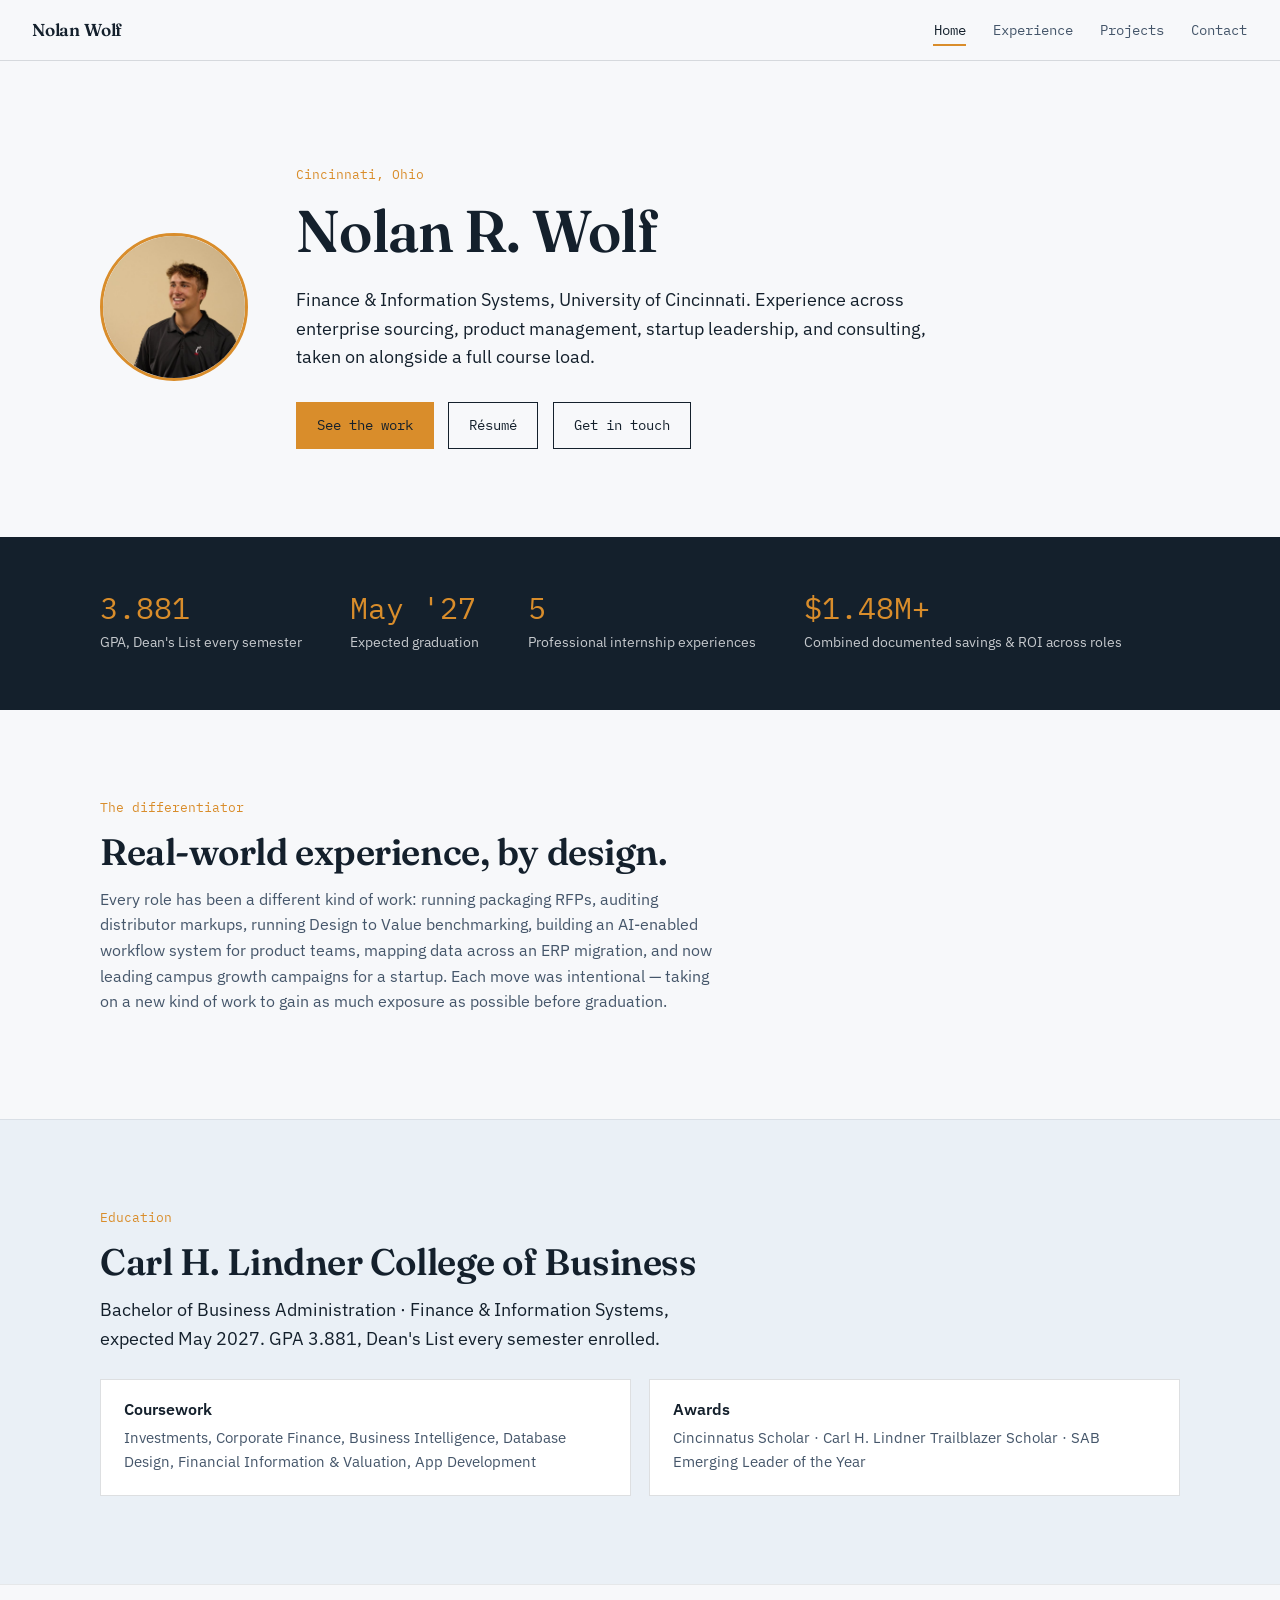
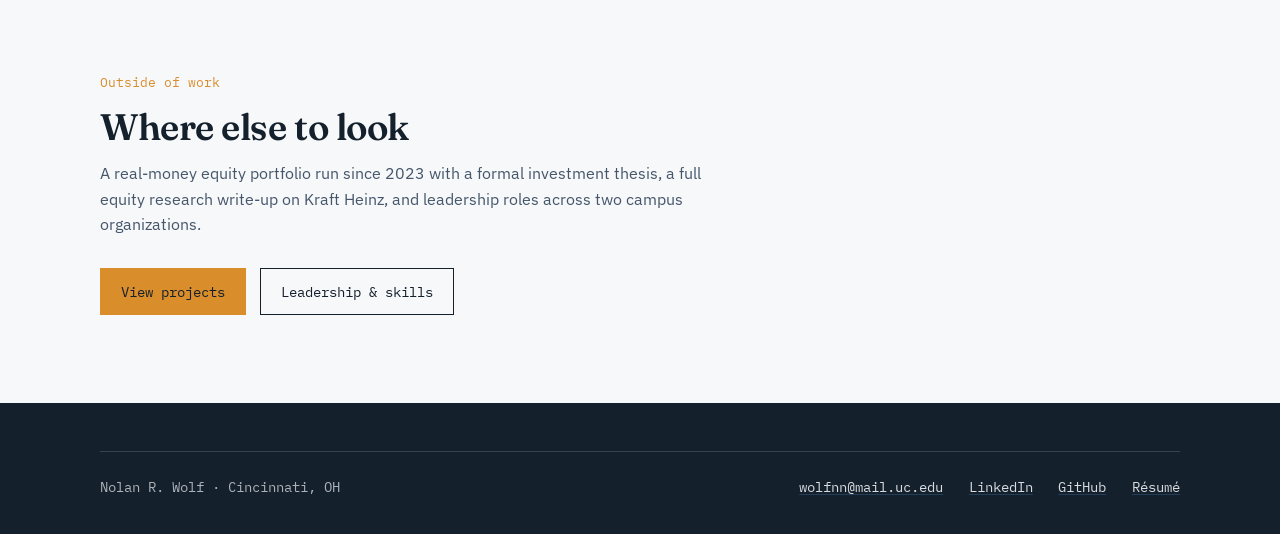
<file: index.html>
<!DOCTYPE html>
<html lang="en">
<head>
<meta charset="UTF-8">
<meta name="viewport" content="width=device-width, initial-scale=1.0">
<title>Nolan Wolf · Finance &amp; Information Systems</title>
<meta name="description" content="Nolan R. Wolf · Finance &amp; Information Systems, University of Cincinnati. Sourcing, product, and data work across a Fortune 25 company.">
<link rel="preconnect" href="https://fonts.googleapis.com">
<link rel="preconnect" href="https://fonts.gstatic.com" crossorigin>
<link href="https://fonts.googleapis.com/css2?family=Fraunces:opsz,wght@9..144,400;9..144,600;9..144,700&family=IBM+Plex+Sans:wght@400;500;600&family=IBM+Plex+Mono:wght@400;500&display=swap" rel="stylesheet">
<link rel="stylesheet" href="styles.css">
</head>
<body>

<a class="skip-link" href="#main">Skip to content</a>

<nav class="topnav">
  <a class="wordmark" href="index.html">Nolan Wolf</a>
  <button class="nav-toggle" aria-expanded="false" aria-label="Toggle navigation">Menu</button>
  <ul>
    <li><a class="navlink current" href="index.html">Home</a></li>
    <li><a class="navlink" href="experience.html">Experience</a></li>
    <li><a class="navlink" href="projects.html">Projects</a></li>
    <li><a class="navlink" href="contact.html">Contact</a></li>
  </ul>
</nav>

<main id="main">

  <section class="band">
    <div class="wrap">
      <div class="hero">
        <img class="hero-photo" src="headshot.jpg" alt="Portrait of Nolan Wolf">
        <div class="hero-text">
          <span class="eyebrow">Cincinnati, Ohio</span>
          <h1>Nolan R. Wolf</h1>
          <p class="lede">Finance &amp; Information Systems, University of Cincinnati. Experience across enterprise sourcing, product management, startup leadership, and consulting, taken on alongside a full course load.</p>
          <div class="cta-row">
            <a class="btn solid" href="experience.html">See the work</a>
            <a class="btn" href="resume.pdf" target="_blank" rel="noopener">Résumé</a>
            <a class="btn" href="contact.html">Get in touch</a>
          </div>
        </div>
      </div>
    </div>
  </section>

  <section class="band dark tight">
    <div class="wrap">
      <div class="stat-strip">
        <div class="stat"><span class="num">3.881</span><span class="label">GPA, Dean's List every semester</span></div>
        <div class="stat"><span class="num">May '27</span><span class="label">Expected graduation</span></div>
        <div class="stat"><span class="num">5</span><span class="label">Professional internship experiences</span></div>
        <div class="stat"><span class="num">$1.48M+</span><span class="label">Combined documented savings &amp; ROI across roles</span></div>
      </div>
    </div>
  </section>

  <section class="band">
    <div class="wrap">
      <span class="eyebrow">The differentiator</span>
      <h2>Real-world experience, by design.</h2>
      <p>Every role has been a different kind of work: running packaging RFPs, auditing distributor markups, running Design to Value benchmarking, building an AI-enabled workflow system for product teams, mapping data across an ERP migration, and now leading campus growth campaigns for a startup. Each move was intentional &mdash; taking on a new kind of work to gain as much exposure as possible before graduation.</p>
    </div>
  </section>

  <section class="band tint">
    <div class="wrap">
      <span class="eyebrow">Education</span>
      <h2>Carl H. Lindner College of Business</h2>
      <p class="lede">Bachelor of Business Administration &middot; Finance &amp; Information Systems, expected May 2027. GPA 3.881, Dean's List every semester enrolled.</p>
      <div class="card-grid">
        <div class="card">
          <h4>Coursework</h4>
          <p>Investments, Corporate Finance, Business Intelligence, Database Design, Financial Information &amp; Valuation, App Development</p>
        </div>
        <div class="card">
          <h4>Awards</h4>
          <p>Cincinnatus Scholar &middot; Carl H. Lindner Trailblazer Scholar &middot; SAB Emerging Leader of the Year</p>
        </div>
      </div>
    </div>
  </section>

  <section class="band">
    <div class="wrap">
      <span class="eyebrow">Outside of work</span>
      <h2>Where else to look</h2>
      <p>A real-money equity portfolio run since 2023 with a formal investment thesis, a full equity research write-up on Kraft Heinz, and leadership roles across two campus organizations.</p>
      <div class="cta-row">
        <a class="btn solid" href="projects.html">View projects</a>
        <a class="btn" href="experience.html#leadership">Leadership &amp; skills</a>
      </div>
    </div>
  </section>

</main>

<footer class="site-footer">
  <div class="wrap">
    <span>Nolan R. Wolf &middot; Cincinnati, OH</span>
    <span class="foot-links">
      <a href="mailto:wolfnn@mail.uc.edu">wolfnn@mail.uc.edu</a>
      <a href="https://www.linkedin.com/in/nolanwolf" target="_blank" rel="noopener">LinkedIn</a>
      <a href="https://github.com/Nolan-Wolf" target="_blank" rel="noopener">GitHub</a>
      <a href="resume.pdf" target="_blank" rel="noopener">Résumé</a>
    </span>
  </div>
</footer>

<script src="main.js"></script>
</body>
</html>
</file>
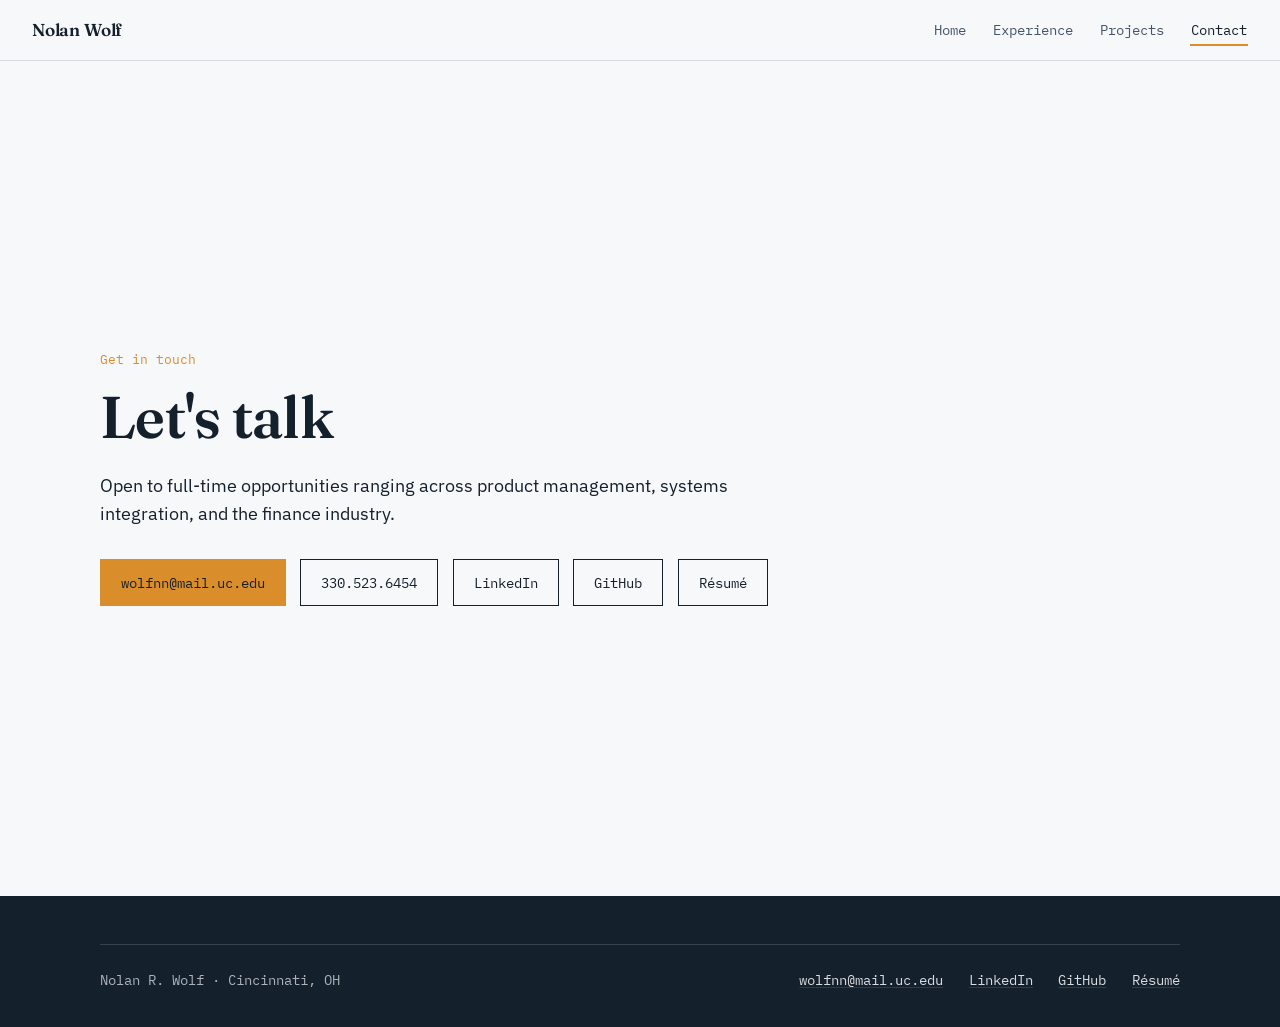
<file: contact.html>
<!DOCTYPE html>
<html lang="en">
<head>
<meta charset="UTF-8">
<meta name="viewport" content="width=device-width, initial-scale=1.0">
<title>Contact · Nolan Wolf</title>
<meta name="description" content="Get in touch with Nolan Wolf — open to full-time opportunities in product management, systems integration, and finance.">
<link rel="preconnect" href="https://fonts.googleapis.com">
<link rel="preconnect" href="https://fonts.gstatic.com" crossorigin>
<link href="https://fonts.googleapis.com/css2?family=Fraunces:opsz,wght@9..144,400;9..144,600;9..144,700&family=IBM+Plex+Sans:wght@400;500;600&family=IBM+Plex+Mono:wght@400;500&display=swap" rel="stylesheet">
<link rel="stylesheet" href="styles.css">
</head>
<body>

<a class="skip-link" href="#main">Skip to content</a>

<nav class="topnav">
  <a class="wordmark" href="index.html">Nolan Wolf</a>
  <button class="nav-toggle" aria-expanded="false" aria-label="Toggle navigation">Menu</button>
  <ul>
    <li><a class="navlink" href="index.html">Home</a></li>
    <li><a class="navlink" href="experience.html">Experience</a></li>
    <li><a class="navlink" href="projects.html">Projects</a></li>
    <li><a class="navlink current" href="contact.html">Contact</a></li>
  </ul>
</nav>

<main id="main">

  <section class="band" style="min-height:calc(100vh - 65px); display:flex; align-items:center;">
    <div class="wrap">
      <span class="eyebrow">Get in touch</span>
      <h1>Let's talk</h1>
      <p class="lede">Open to full-time opportunities ranging across product management, systems integration, and the finance industry.</p>
      <div class="cta-row">
        <a class="btn solid" href="mailto:wolfnn@mail.uc.edu">wolfnn@mail.uc.edu</a>
        <a class="btn" href="tel:+13305236454">330.523.6454</a>
        <a class="btn" href="https://www.linkedin.com/in/nolanwolf" target="_blank" rel="noopener">LinkedIn</a>
        <a class="btn" href="https://github.com/Nolan-Wolf" target="_blank" rel="noopener">GitHub</a>
        <a class="btn" href="resume.pdf" target="_blank" rel="noopener">Résumé</a>
      </div>
    </div>
  </section>

</main>

<footer class="site-footer">
  <div class="wrap">
    <span>Nolan R. Wolf &middot; Cincinnati, OH</span>
    <span class="foot-links">
      <a href="mailto:wolfnn@mail.uc.edu">wolfnn@mail.uc.edu</a>
      <a href="https://www.linkedin.com/in/nolanwolf" target="_blank" rel="noopener">LinkedIn</a>
      <a href="https://github.com/Nolan-Wolf" target="_blank" rel="noopener">GitHub</a>
      <a href="resume.pdf" target="_blank" rel="noopener">Résumé</a>
    </span>
  </div>
</footer>

<script src="main.js"></script>
</body>
</html>
</file>
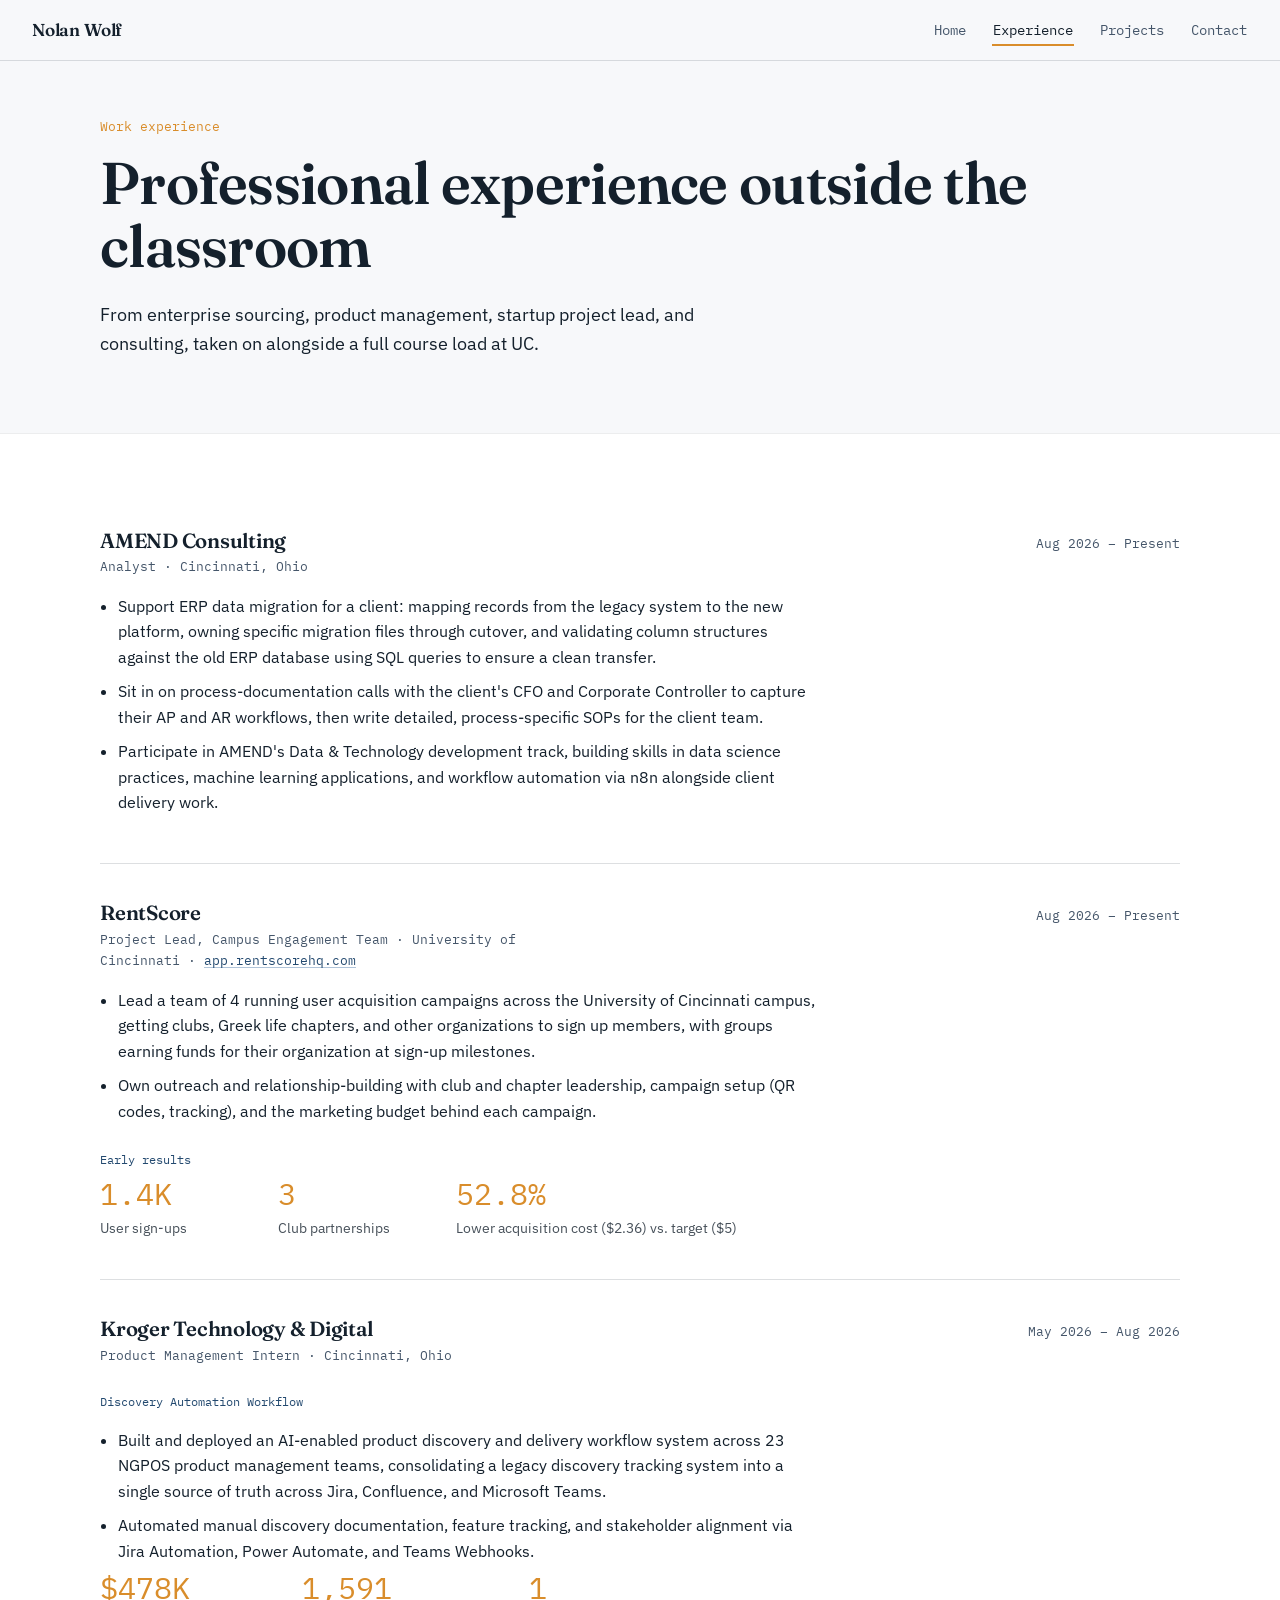
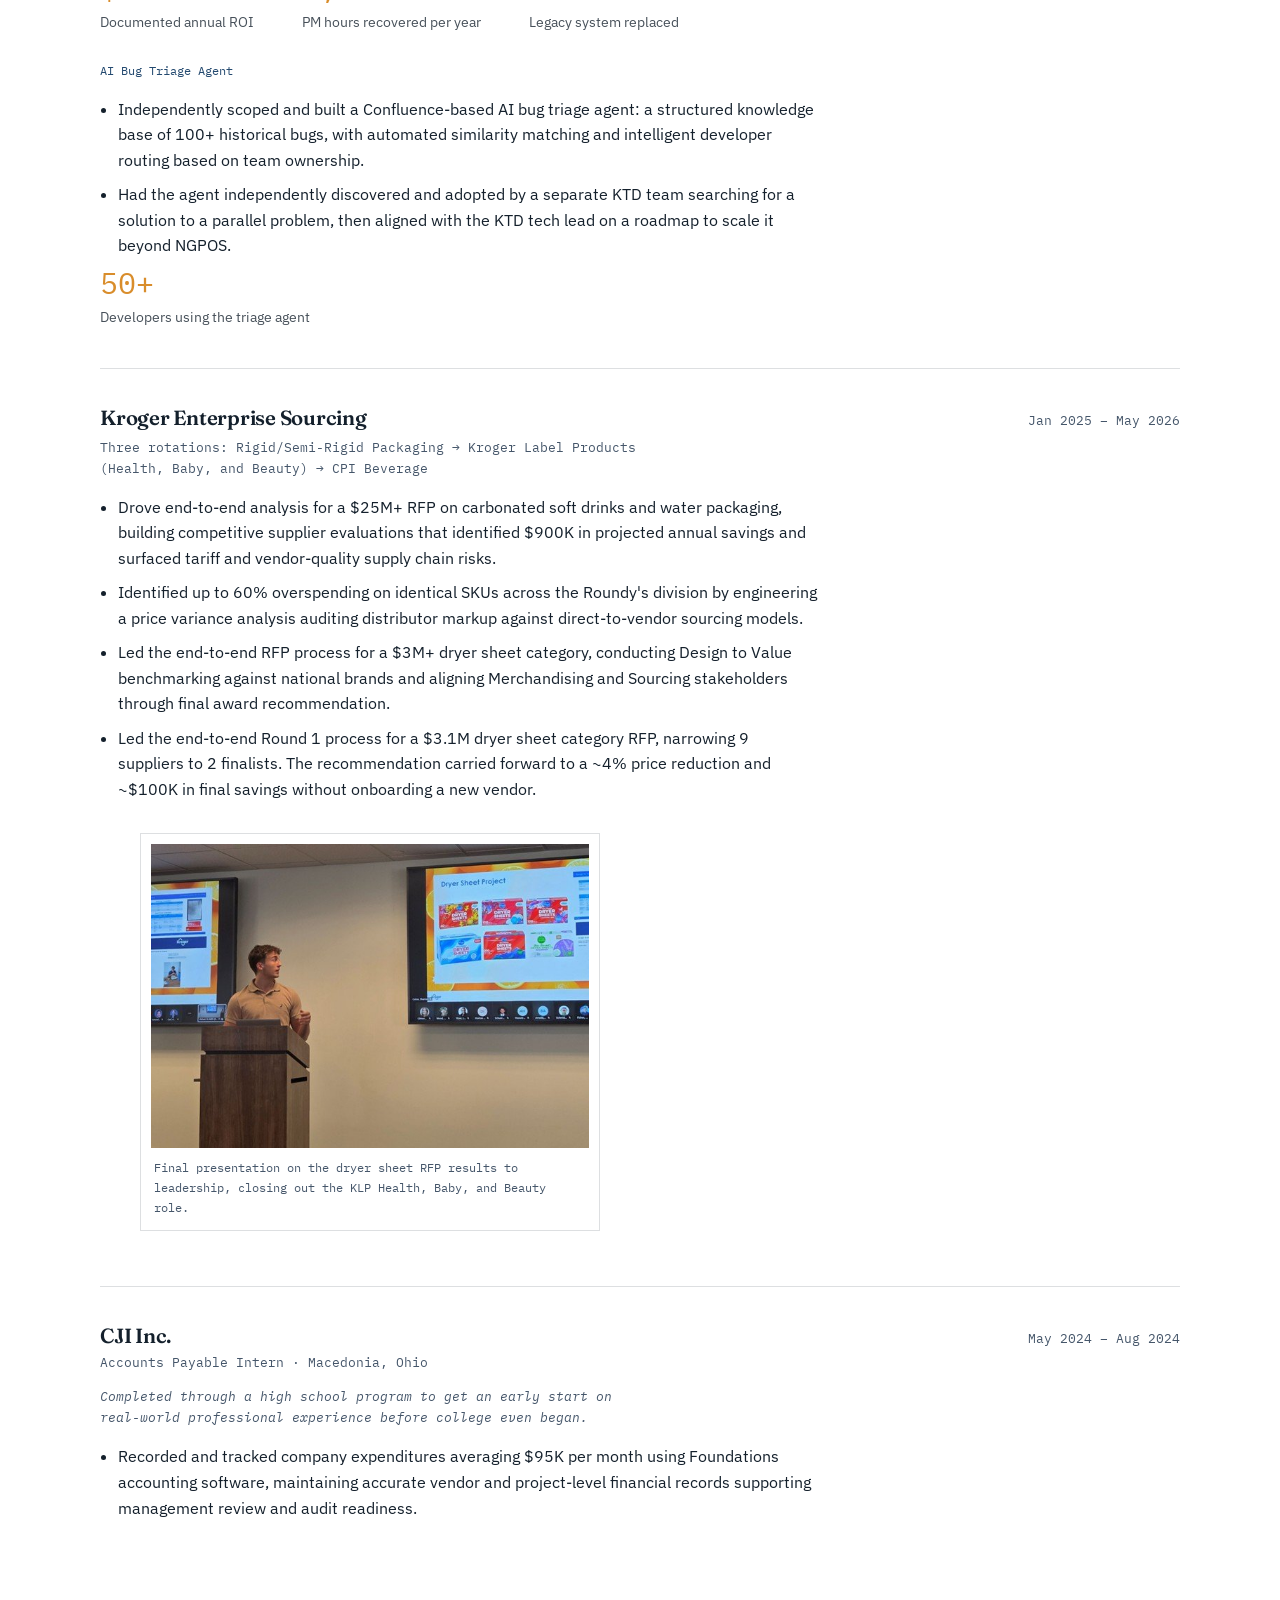
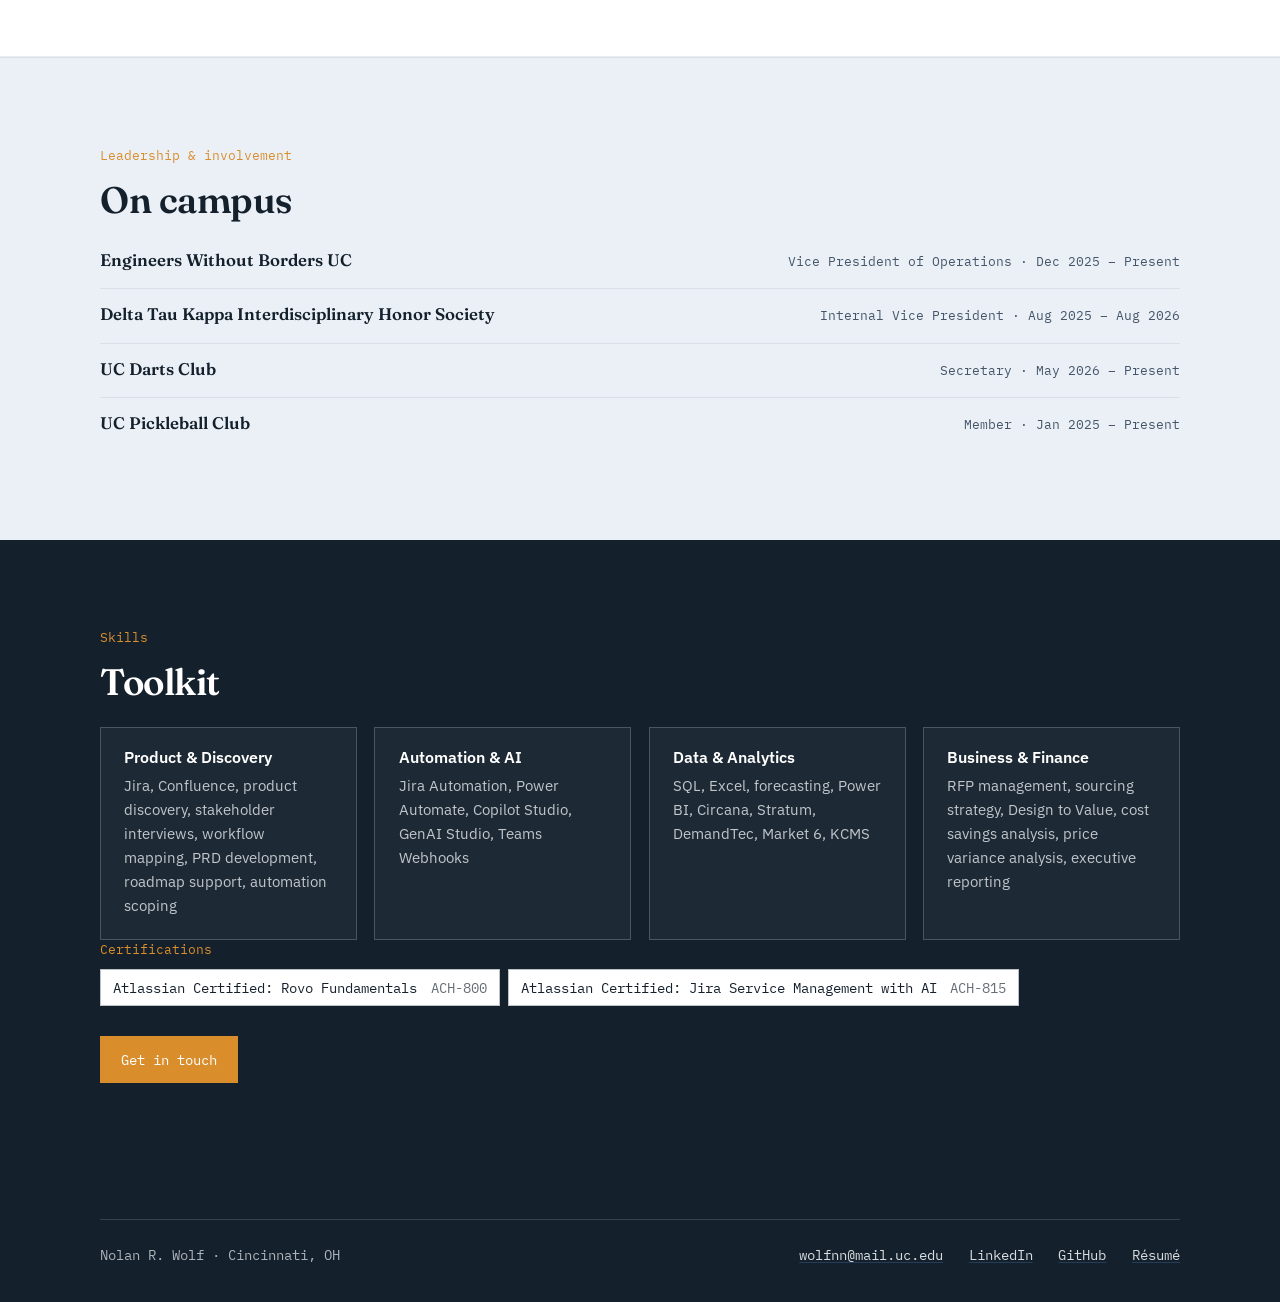
<file: experience.html>
<!DOCTYPE html>
<html lang="en">
<head>
<meta charset="UTF-8">
<meta name="viewport" content="width=device-width, initial-scale=1.0">
<title>Experience · Nolan Wolf</title>
<meta name="description" content="Nolan Wolf's professional experience: AMEND Consulting, RentScore, Kroger Technology &amp; Digital, Kroger Enterprise Sourcing, and CJI Inc., plus leadership and skills.">
<link rel="preconnect" href="https://fonts.googleapis.com">
<link rel="preconnect" href="https://fonts.gstatic.com" crossorigin>
<link href="https://fonts.googleapis.com/css2?family=Fraunces:opsz,wght@9..144,400;9..144,600;9..144,700&family=IBM+Plex+Sans:wght@400;500;600&family=IBM+Plex+Mono:wght@400;500&display=swap" rel="stylesheet">
<link rel="stylesheet" href="styles.css">
</head>
<body>

<a class="skip-link" href="#main">Skip to content</a>

<nav class="topnav">
  <a class="wordmark" href="index.html">Nolan Wolf</a>
  <button class="nav-toggle" aria-expanded="false" aria-label="Toggle navigation">Menu</button>
  <ul>
    <li><a class="navlink" href="index.html">Home</a></li>
    <li><a class="navlink current" href="experience.html">Experience</a></li>
    <li><a class="navlink" href="projects.html">Projects</a></li>
    <li><a class="navlink" href="contact.html">Contact</a></li>
  </ul>
</nav>

<main id="main">

  <section class="band tight">
    <div class="wrap">
      <span class="eyebrow">Work experience</span>
      <h1>Professional experience outside the classroom</h1>
      <p class="lede">From enterprise sourcing, product management, startup project lead, and consulting, taken on alongside a full course load at UC.</p>
    </div>
  </section>

  <section class="band surface">
    <div class="wrap">

      <div class="role">
        <div class="role-head">
          <h3>AMEND Consulting</h3>
          <span class="dates">Aug 2026 &ndash; Present</span>
        </div>
        <p class="org">Analyst &middot; Cincinnati, Ohio</p>
        <ul>
          <li>Support ERP data migration for a client: mapping records from the legacy system to the new platform, owning specific migration files through cutover, and validating column structures against the old ERP database using SQL queries to ensure a clean transfer.</li>
          <li>Sit in on process-documentation calls with the client's CFO and Corporate Controller to capture their AP and AR workflows, then write detailed, process-specific SOPs for the client team.</li>
          <li>Participate in AMEND's Data &amp; Technology development track, building skills in data science practices, machine learning applications, and workflow automation via n8n alongside client delivery work.</li>
        </ul>
      </div>

      <div class="role">
        <div class="role-head">
          <h3>RentScore</h3>
          <span class="dates">Aug 2026 &ndash; Present</span>
        </div>
        <p class="org">Project Lead, Campus Engagement Team &middot; University of Cincinnati &middot; <a href="https://app.rentscorehq.com/" target="_blank" rel="noopener">app.rentscorehq.com</a></p>
        <ul>
          <li>Lead a team of 4 running user acquisition campaigns across the University of Cincinnati campus, getting clubs, Greek life chapters, and other organizations to sign up members, with groups earning funds for their organization at sign-up milestones.</li>
          <li>Own outreach and relationship-building with club and chapter leadership, campaign setup (QR codes, tracking), and the marketing budget behind each campaign.</li>
        </ul>
        <div class="subgroup">
          <span class="subgroup-label">Early results</span>
          <div class="stat-strip">
            <div class="stat"><span class="num">1.4K</span><span class="label">User sign-ups</span></div>
            <div class="stat"><span class="num">3</span><span class="label">Club partnerships</span></div>
            <div class="stat"><span class="num">52.8%</span><span class="label">Lower acquisition cost ($2.36) vs. target ($5)</span></div>
          </div>
        </div>
      </div>

      <div class="role">
        <div class="role-head">
          <h3>Kroger Technology &amp; Digital</h3>
          <span class="dates">May 2026 &ndash; Aug 2026</span>
        </div>
        <p class="org">Product Management Intern &middot; Cincinnati, Ohio</p>

        <div class="subgroup">
          <span class="subgroup-label">Discovery Automation Workflow</span>
          <ul>
            <li>Built and deployed an AI-enabled product discovery and delivery workflow system across 23 NGPOS product management teams, consolidating a legacy discovery tracking system into a single source of truth across Jira, Confluence, and Microsoft Teams.</li>
            <li>Automated manual discovery documentation, feature tracking, and stakeholder alignment via Jira Automation, Power Automate, and Teams Webhooks.</li>
          </ul>
          <div class="stat-strip">
            <div class="stat"><span class="num">$478K</span><span class="label">Documented annual ROI</span></div>
            <div class="stat"><span class="num">1,591</span><span class="label">PM hours recovered per year</span></div>
            <div class="stat"><span class="num">1</span><span class="label">Legacy system replaced</span></div>
          </div>
        </div>

        <div class="subgroup">
          <span class="subgroup-label">AI Bug Triage Agent</span>
          <ul>
            <li>Independently scoped and built a Confluence-based AI bug triage agent: a structured knowledge base of 100+ historical bugs, with automated similarity matching and intelligent developer routing based on team ownership.</li>
            <li>Had the agent independently discovered and adopted by a separate KTD team searching for a solution to a parallel problem, then aligned with the KTD tech lead on a roadmap to scale it beyond NGPOS.</li>
          </ul>
          <div class="stat-strip">
            <div class="stat"><span class="num">50+</span><span class="label">Developers using the triage agent</span></div>
          </div>
        </div>
      </div>

      <div class="role">
        <div class="role-head">
          <h3>Kroger Enterprise Sourcing</h3>
          <span class="dates">Jan 2025 &ndash; May 2026</span>
        </div>
        <p class="subhead">Three rotations: Rigid/Semi-Rigid Packaging &rarr; Kroger Label Products (Health, Baby, and Beauty) &rarr; CPI Beverage</p>
        <ul>
          <li>Drove end-to-end analysis for a $25M+ RFP on carbonated soft drinks and water packaging, building competitive supplier evaluations that identified $900K in projected annual savings and surfaced tariff and vendor-quality supply chain risks.</li>
          <li>Identified up to 60% overspending on identical SKUs across the Roundy's division by engineering a price variance analysis auditing distributor markup against direct-to-vendor sourcing models.</li>
          <li>Led the end-to-end RFP process for a $3M+ dryer sheet category, conducting Design to Value benchmarking against national brands and aligning Merchandising and Sourcing stakeholders through final award recommendation.</li>
          <li>Led the end-to-end Round 1 process for a $3.1M dryer sheet category RFP, narrowing 9 suppliers to 2 finalists. The recommendation carried forward to a ~4% price reduction and ~$100K in final savings without onboarding a new vendor.</li>
        </ul>
        <figure class="figure-block">
          <img src="experience-presentation.jpg" alt="Nolan presenting the dryer sheet category RFP findings to the Kroger team">
          <figcaption>Final presentation on the dryer sheet RFP results to leadership, closing out the KLP Health, Baby, and Beauty role.</figcaption>
        </figure>
      </div>

      <div class="role">
        <div class="role-head">
          <h3>CJI Inc.</h3>
          <span class="dates">May 2024 &ndash; Aug 2024</span>
        </div>
        <p class="org">Accounts Payable Intern &middot; Macedonia, Ohio</p>
        <p class="subhead" style="font-style:italic;">Completed through a high school program to get an early start on real-world professional experience before college even began.</p>
        <ul>
          <li>Recorded and tracked company expenditures averaging $95K per month using Foundations accounting software, maintaining accurate vendor and project-level financial records supporting management review and audit readiness.</li>
        </ul>
      </div>

    </div>
  </section>

  <section class="band tint" id="leadership">
    <div class="wrap">
      <span class="eyebrow">Leadership &amp; involvement</span>
      <h2>On campus</h2>
      <div class="compact-roles">
        <div class="compact-role">
          <h4>Engineers Without Borders UC</h4>
          <span class="dates">Vice President of Operations &middot; Dec 2025 &ndash; Present</span>
        </div>
        <div class="compact-role">
          <h4>Delta Tau Kappa Interdisciplinary Honor Society</h4>
          <span class="dates">Internal Vice President &middot; Aug 2025 &ndash; Aug 2026</span>
        </div>
        <div class="compact-role">
          <h4>UC Darts Club</h4>
          <span class="dates">Secretary &middot; May 2026 &ndash; Present</span>
        </div>
        <div class="compact-role">
          <h4>UC Pickleball Club</h4>
          <span class="dates">Member &middot; Jan 2025 &ndash; Present</span>
        </div>
      </div>
    </div>
  </section>

  <section class="band dark">
    <div class="wrap">
      <span class="eyebrow">Skills</span>
      <h2>Toolkit</h2>
      <div class="card-grid">
        <div class="card">
          <h4>Product &amp; Discovery</h4>
          <p>Jira, Confluence, product discovery, stakeholder interviews, workflow mapping, PRD development, roadmap support, automation scoping</p>
        </div>
        <div class="card">
          <h4>Automation &amp; AI</h4>
          <p>Jira Automation, Power Automate, Copilot Studio, GenAI Studio, Teams Webhooks</p>
        </div>
        <div class="card">
          <h4>Data &amp; Analytics</h4>
          <p>SQL, Excel, forecasting, Power BI, Circana, Stratum, DemandTec, Market 6, KCMS</p>
        </div>
        <div class="card">
          <h4>Business &amp; Finance</h4>
          <p>RFP management, sourcing strategy, Design to Value, cost savings analysis, price variance analysis, executive reporting</p>
        </div>
      </div>
      <div class="subgroup">
        <span class="eyebrow" style="margin-bottom:0.55rem;">Certifications</span>
        <div class="alloc-chips">
          <span class="chip lg">Atlassian Certified: Rovo Fundamentals <em>ACH-800</em></span>
          <span class="chip lg">Atlassian Certified: Jira Service Management with AI <em>ACH-815</em></span>
        </div>
      </div>
      <div class="cta-row">
        <a class="btn solid" href="contact.html">Get in touch</a>
      </div>
    </div>
  </section>

</main>

<footer class="site-footer">
  <div class="wrap">
    <span>Nolan R. Wolf &middot; Cincinnati, OH</span>
    <span class="foot-links">
      <a href="mailto:wolfnn@mail.uc.edu">wolfnn@mail.uc.edu</a>
      <a href="https://www.linkedin.com/in/nolanwolf" target="_blank" rel="noopener">LinkedIn</a>
      <a href="https://github.com/Nolan-Wolf" target="_blank" rel="noopener">GitHub</a>
      <a href="resume.pdf" target="_blank" rel="noopener">Résumé</a>
    </span>
  </div>
</footer>

<script src="main.js"></script>
</body>
</html>
</file>
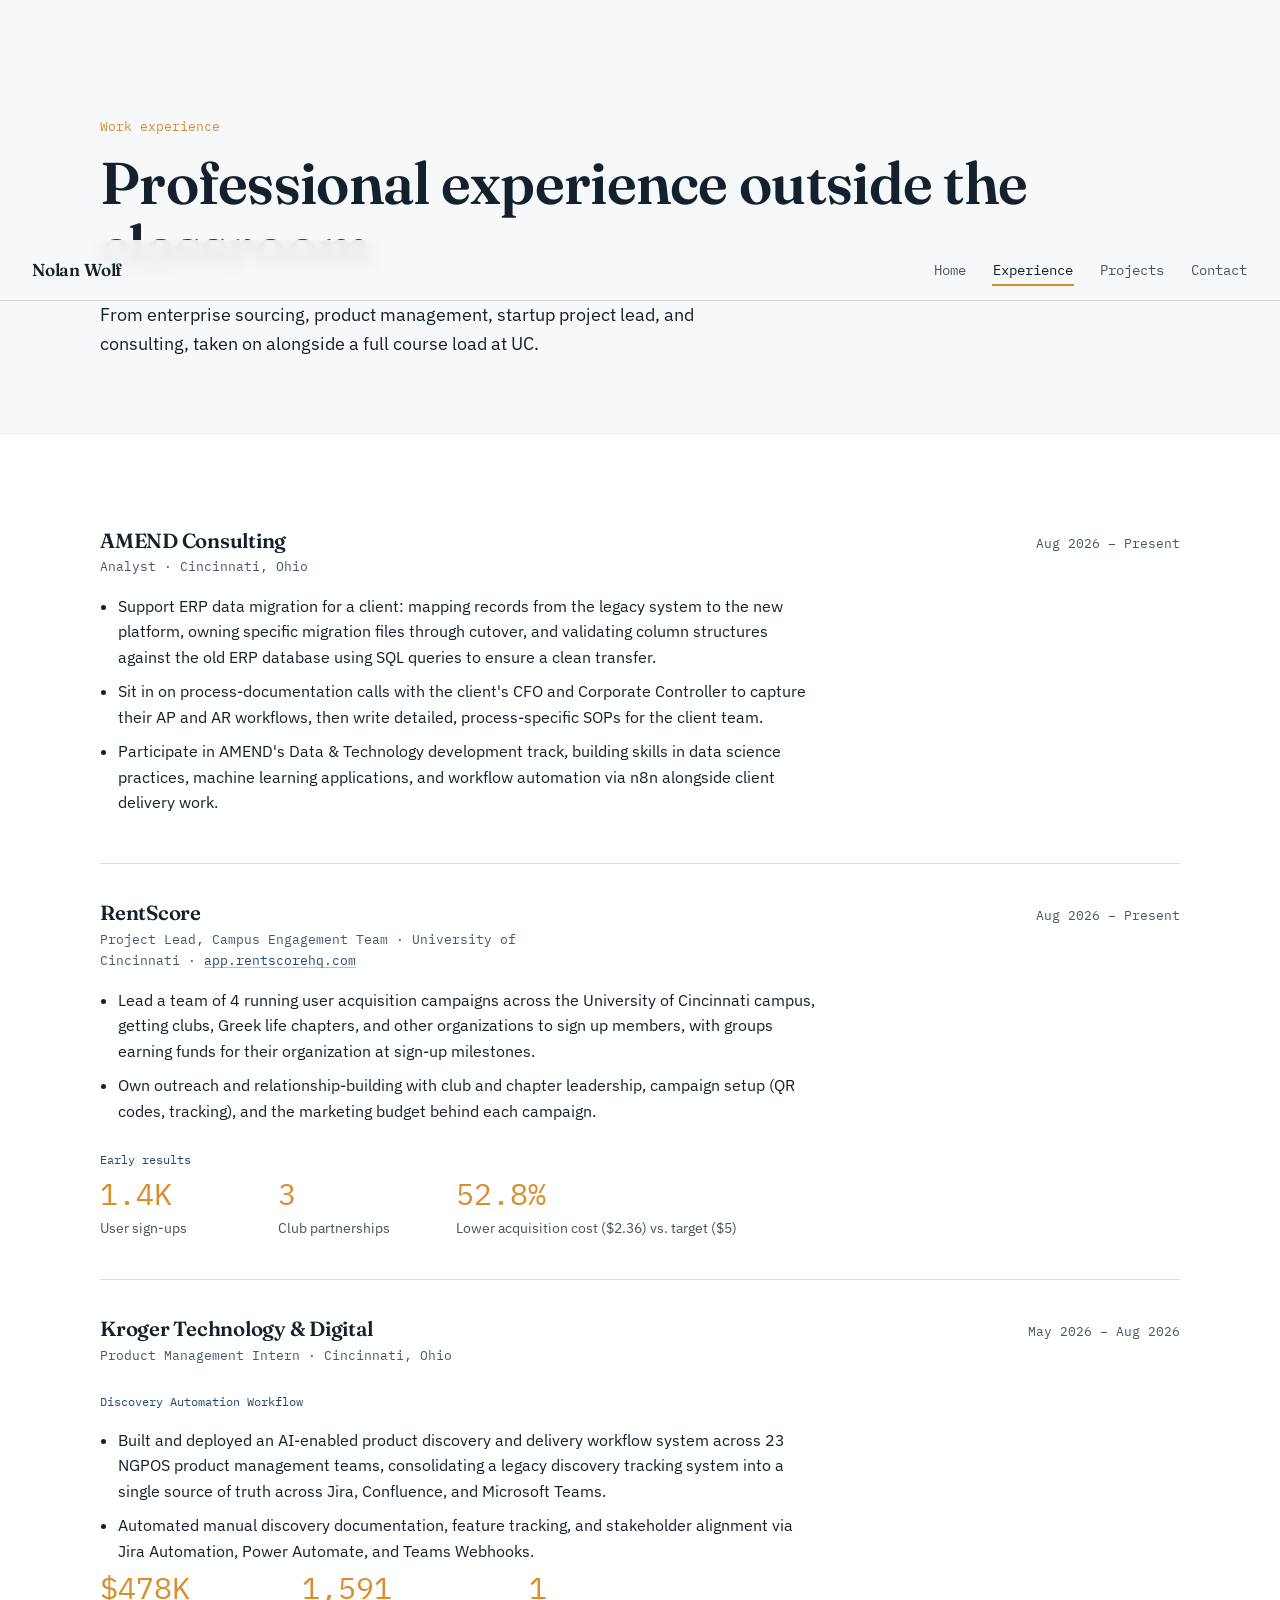
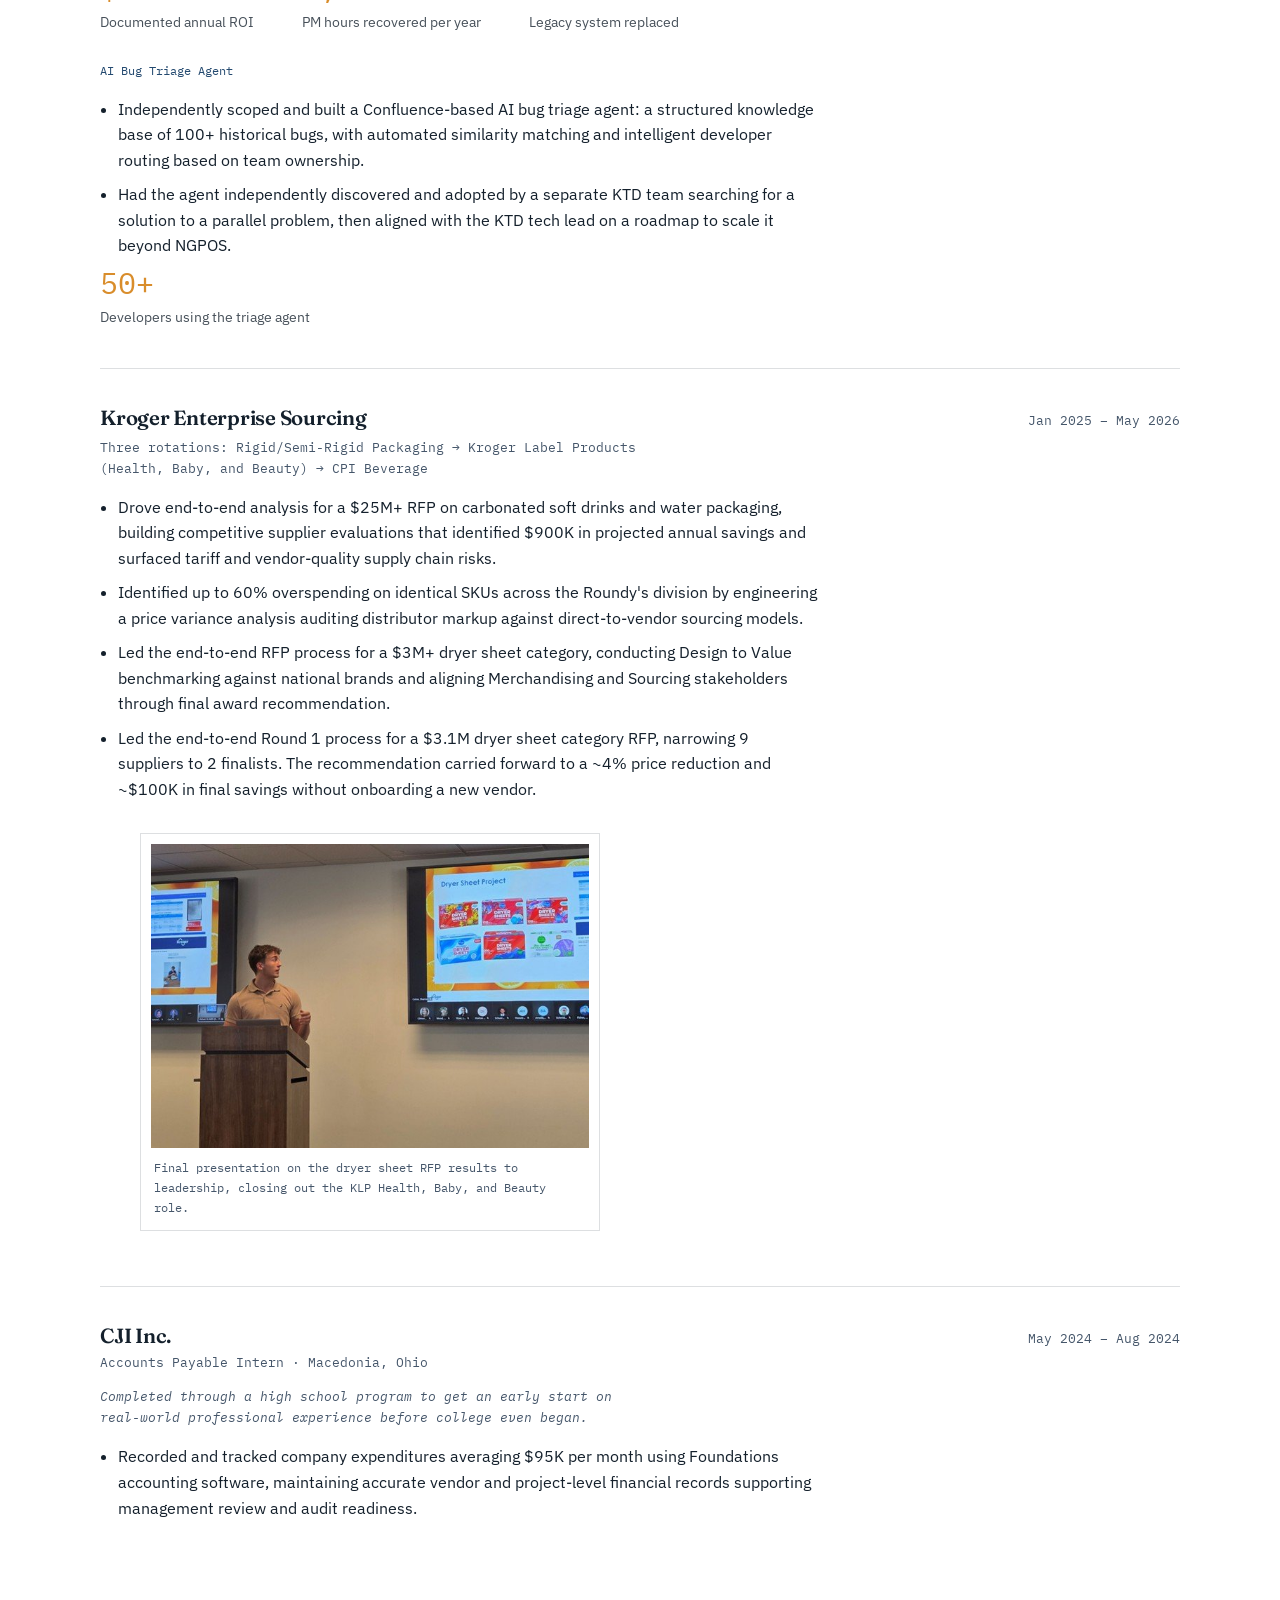
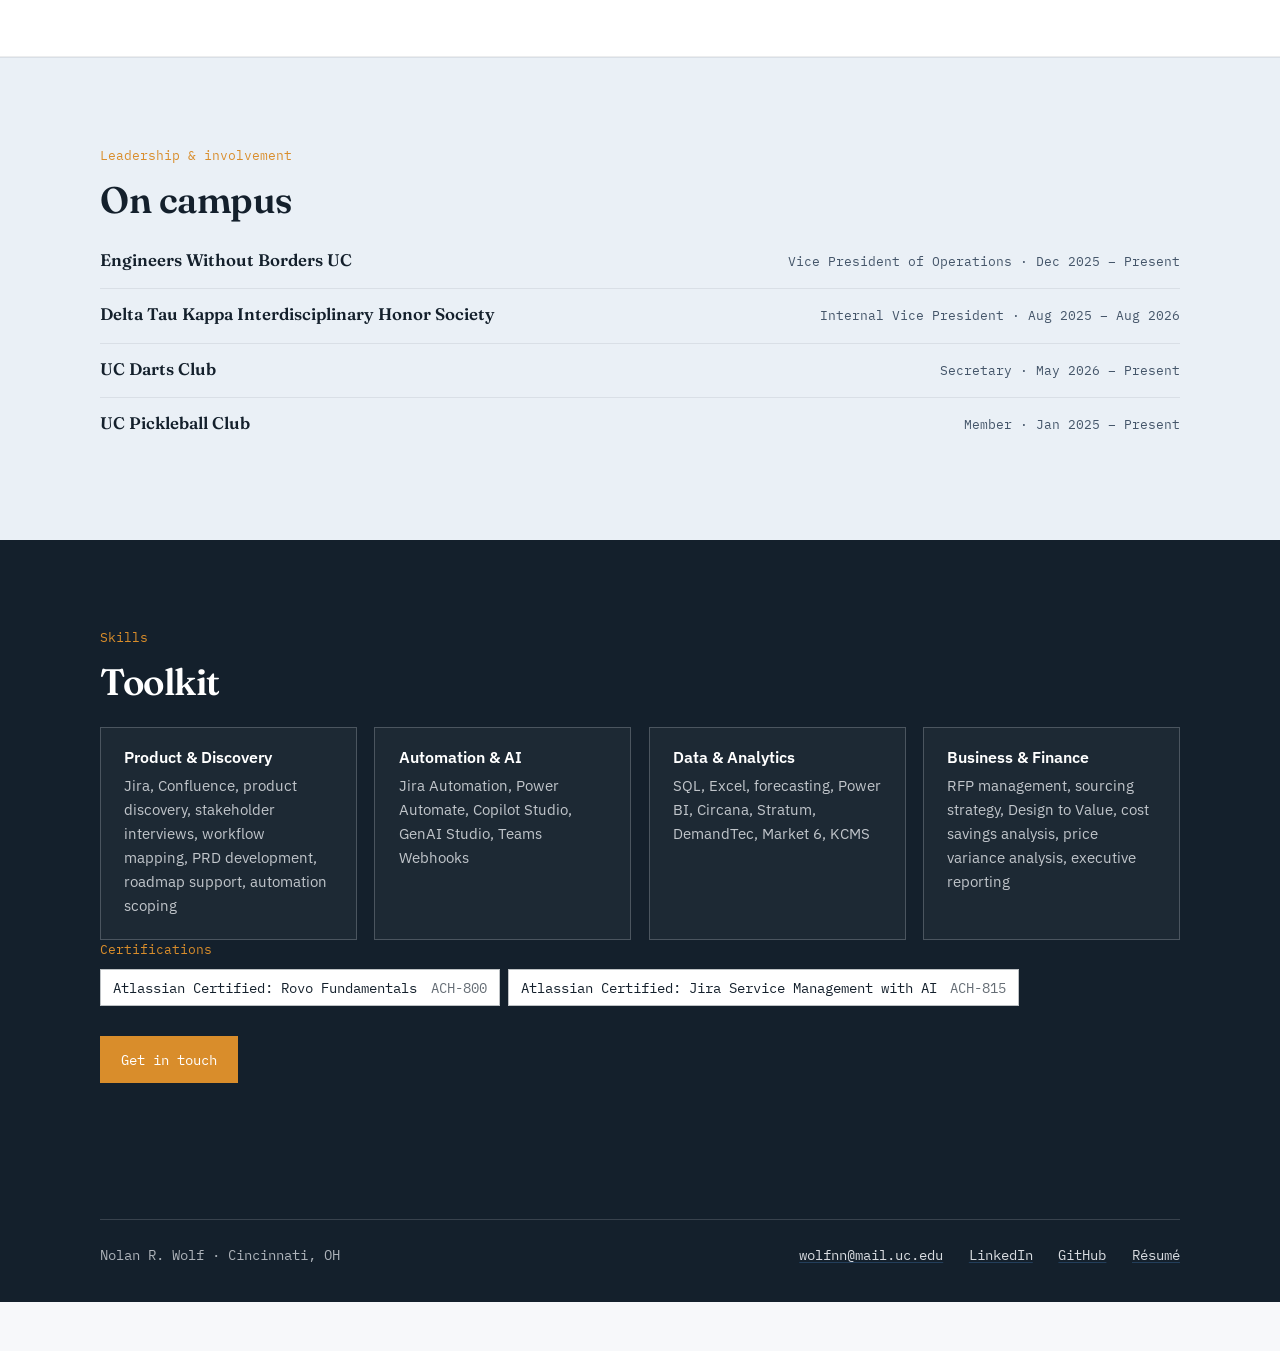
<file: leadership.html>
<!DOCTYPE html>
<html lang="en">
<head>
<meta charset="UTF-8">
<meta http-equiv="refresh" content="0; url=experience.html#leadership">
<link rel="canonical" href="experience.html#leadership">
<title>Leadership · Nolan Wolf</title>
</head>
<body>
<p>Leadership &amp; involvement now lives on the <a href="experience.html#leadership">Experience page</a>.</p>
</body>
</html>
</file>
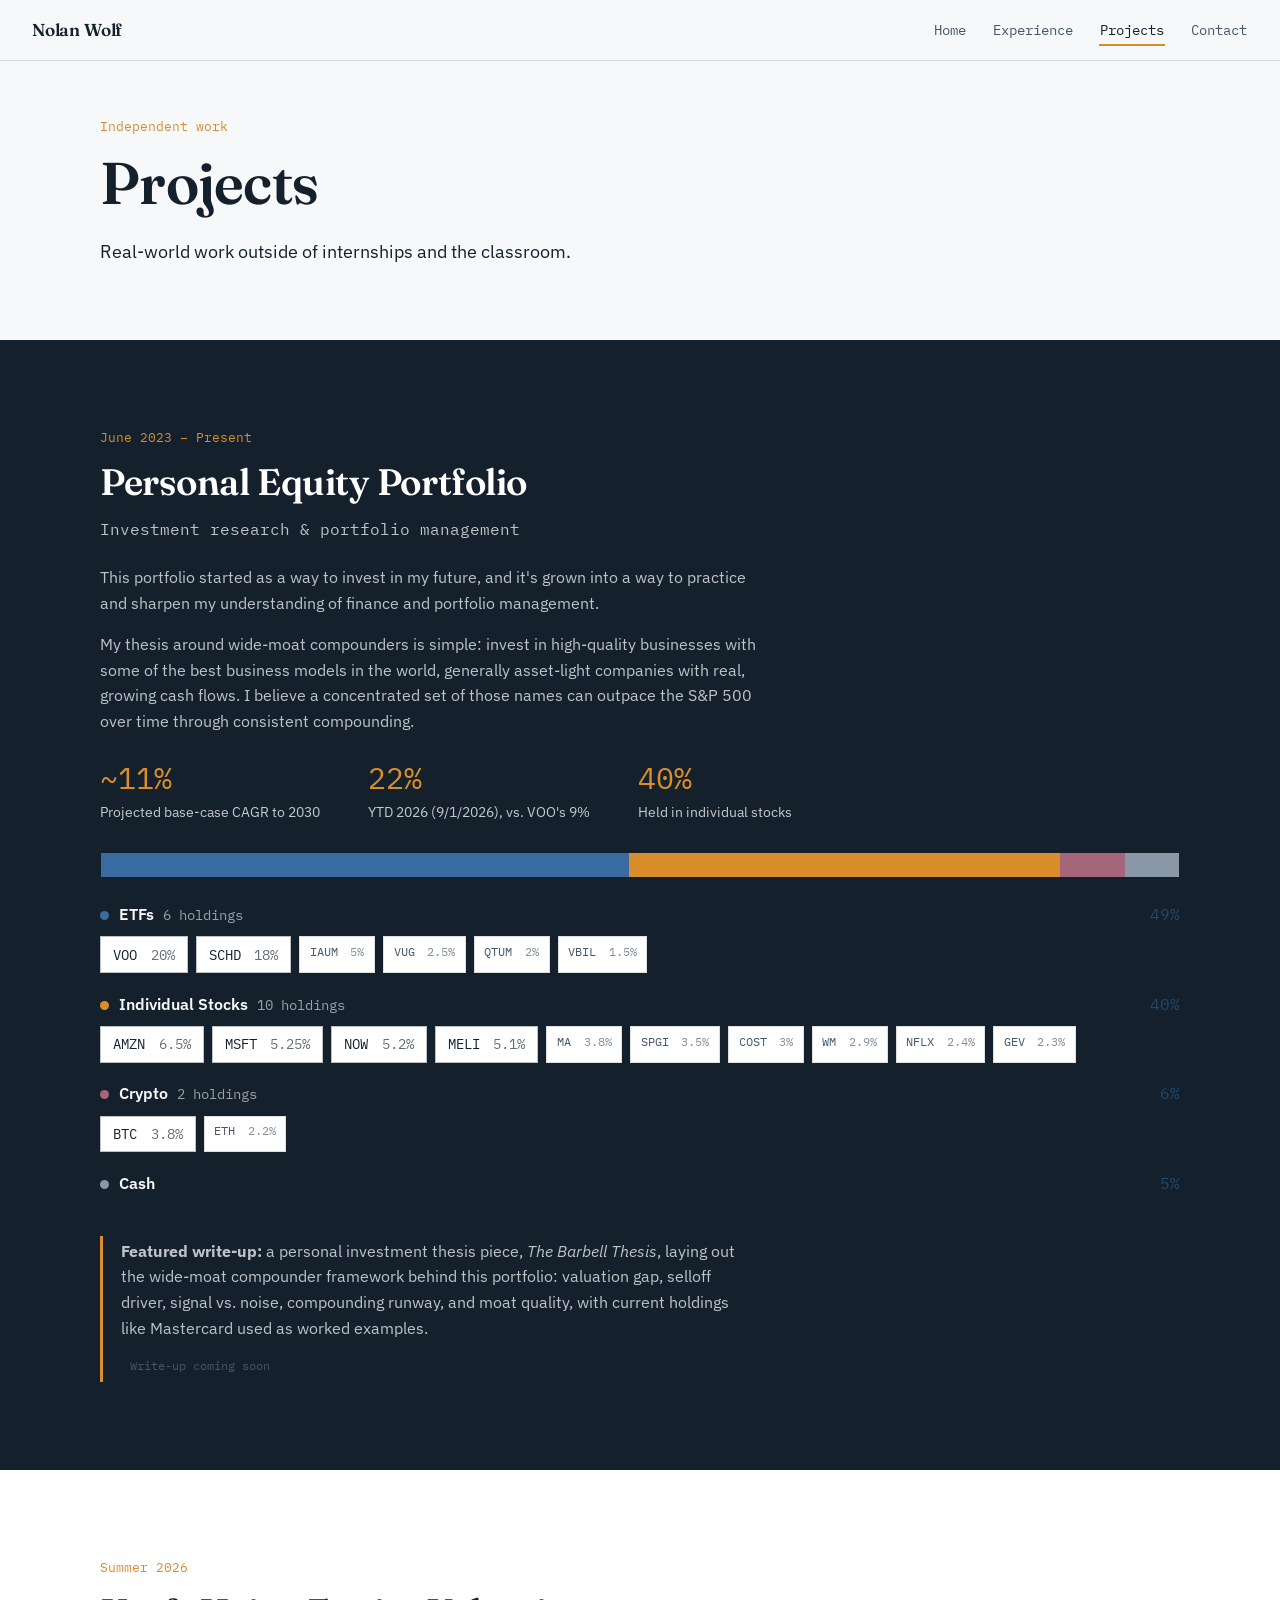
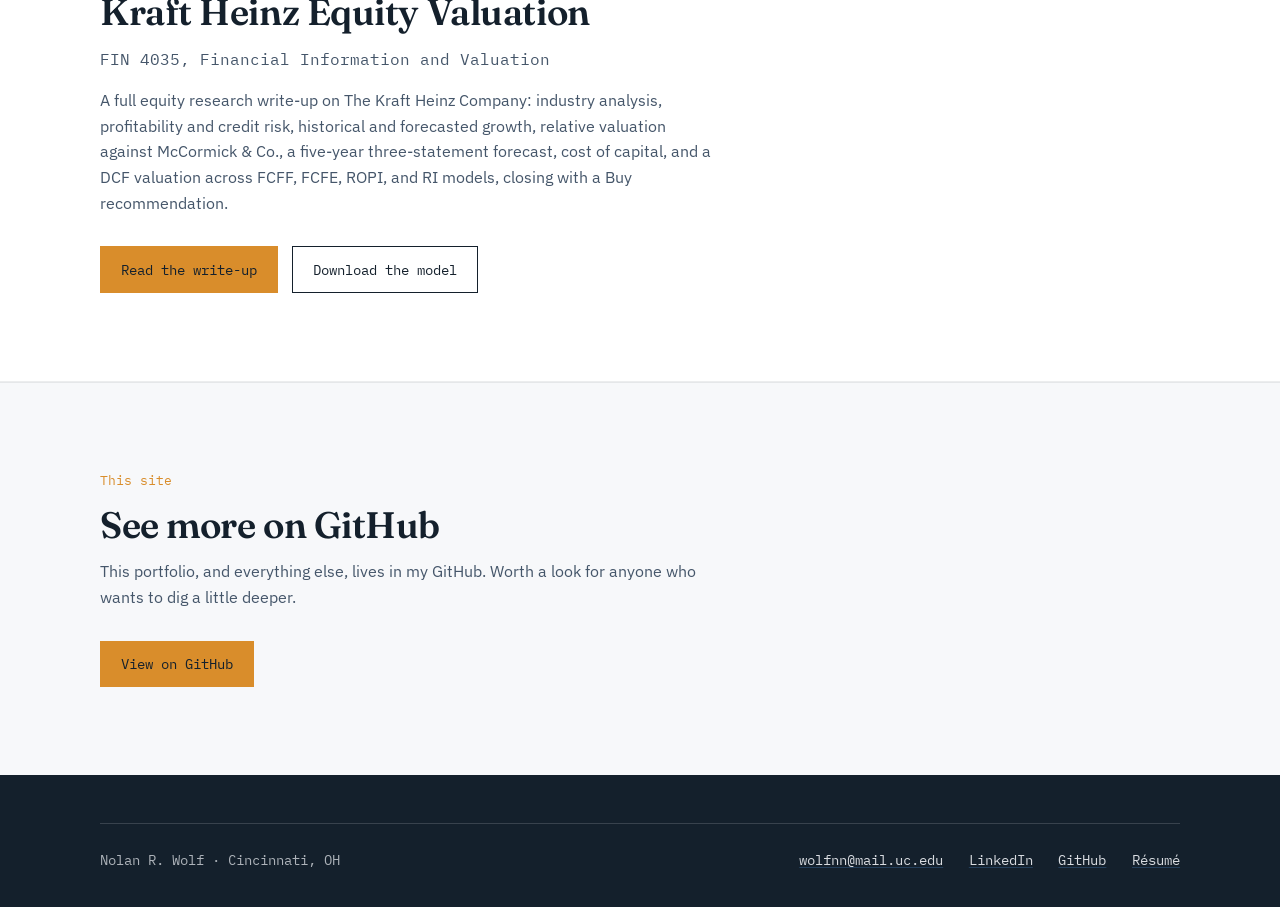
<file: projects.html>
<!DOCTYPE html>
<html lang="en">
<head>
<meta charset="UTF-8">
<meta name="viewport" content="width=device-width, initial-scale=1.0">
<title>Projects · Nolan Wolf</title>
<meta name="description" content="Nolan Wolf's independent projects: a real-money equity portfolio run since 2023, and a full equity research write-up on The Kraft Heinz Company.">
<link rel="preconnect" href="https://fonts.googleapis.com">
<link rel="preconnect" href="https://fonts.gstatic.com" crossorigin>
<link href="https://fonts.googleapis.com/css2?family=Fraunces:opsz,wght@9..144,400;9..144,600;9..144,700&family=IBM+Plex+Sans:wght@400;500;600&family=IBM+Plex+Mono:wght@400;500&display=swap" rel="stylesheet">
<link rel="stylesheet" href="styles.css">
</head>
<body>

<a class="skip-link" href="#main">Skip to content</a>

<nav class="topnav">
  <a class="wordmark" href="index.html">Nolan Wolf</a>
  <button class="nav-toggle" aria-expanded="false" aria-label="Toggle navigation">Menu</button>
  <ul>
    <li><a class="navlink" href="index.html">Home</a></li>
    <li><a class="navlink" href="experience.html">Experience</a></li>
    <li><a class="navlink current" href="projects.html">Projects</a></li>
    <li><a class="navlink" href="contact.html">Contact</a></li>
  </ul>
</nav>

<main id="main">

  <section class="band tight">
    <div class="wrap">
      <span class="eyebrow">Independent work</span>
      <h1>Projects</h1>
      <p class="lede">Real-world work outside of internships and the classroom.</p>
    </div>
  </section>

  <section class="band dark">
    <div class="wrap project-block">
      <span class="eyebrow">June 2023 &ndash; Present</span>
      <h2>Personal Equity Portfolio</h2>
      <p class="org mono">Investment research &amp; portfolio management</p>

      <div class="thesis-block" style="margin-top:1.4rem;">
        <p>This portfolio started as a way to invest in my future, and it's grown into a way to practice and sharpen my understanding of finance and portfolio management.</p>
        <p>My thesis around wide-moat compounders is simple: invest in high-quality businesses with some of the best business models in the world, generally asset-light companies with real, growing cash flows. I believe a concentrated set of those names can outpace the S&amp;P 500 over time through consistent compounding.</p>
      </div>

      <div class="stat-strip" style="margin-top:1.8rem;">
        <div class="stat"><span class="num">~11%</span><span class="label">Projected base-case CAGR to 2030</span></div>
        <div class="stat"><span class="num">22%</span><span class="label">YTD 2026 (9/1/2026), vs. VOO's 9%</span></div>
        <div class="stat"><span class="num">40%</span><span class="label">Held in individual stocks</span></div>
      </div>

      <div class="alloc-bar">
        <div class="alloc-seg etfs" style="width:49%"></div>
        <div class="alloc-seg stocks" style="width:40%"></div>
        <div class="alloc-seg crypto" style="width:6%"></div>
        <div class="alloc-seg cash" style="width:5%"></div>
      </div>

      <div class="alloc-rows">
        <div class="alloc-row">
          <div class="alloc-row-head"><span class="alloc-dot etfs"></span><span class="alloc-name">ETFs</span><span class="alloc-count">6 holdings</span><span class="alloc-pct">49%</span></div>
          <div class="alloc-chips">
            <span class="chip lg">VOO <em>20%</em></span>
            <span class="chip lg">SCHD <em>18%</em></span>
            <span class="chip">IAUM <em>5%</em></span>
            <span class="chip">VUG <em>2.5%</em></span>
            <span class="chip">QTUM <em>2%</em></span>
            <span class="chip">VBIL <em>1.5%</em></span>
          </div>
        </div>

        <div class="alloc-row">
          <div class="alloc-row-head"><span class="alloc-dot stocks"></span><span class="alloc-name">Individual Stocks</span><span class="alloc-count">10 holdings</span><span class="alloc-pct">40%</span></div>
          <div class="alloc-chips">
            <span class="chip lg">AMZN <em>6.5%</em></span>
            <span class="chip lg">MSFT <em>5.25%</em></span>
            <span class="chip lg">NOW <em>5.2%</em></span>
            <span class="chip lg">MELI <em>5.1%</em></span>
            <span class="chip">MA <em>3.8%</em></span>
            <span class="chip">SPGI <em>3.5%</em></span>
            <span class="chip">COST <em>3%</em></span>
            <span class="chip">WM <em>2.9%</em></span>
            <span class="chip">NFLX <em>2.4%</em></span>
            <span class="chip">GEV <em>2.3%</em></span>
          </div>
        </div>

        <div class="alloc-row">
          <div class="alloc-row-head"><span class="alloc-dot crypto"></span><span class="alloc-name">Crypto</span><span class="alloc-count">2 holdings</span><span class="alloc-pct">6%</span></div>
          <div class="alloc-chips">
            <span class="chip lg">BTC <em>3.8%</em></span>
            <span class="chip">ETH <em>2.2%</em></span>
          </div>
        </div>

        <div class="alloc-row">
          <div class="alloc-row-head"><span class="alloc-dot cash"></span><span class="alloc-name">Cash</span><span class="alloc-pct">5%</span></div>
        </div>
      </div>

      <div class="memo-callout">
        <p><strong>Featured write-up:</strong> a personal investment thesis piece, <em>The Barbell Thesis</em>, laying out the wide-moat compounder framework behind this portfolio: valuation gap, selloff driver, signal vs. noise, compounding runway, and moat quality, with current holdings like Mastercard used as worked examples.</p>
        <span class="tag-pending">Write-up coming soon</span>
      </div>
    </div>
  </section>

  <section class="band surface">
    <div class="wrap">
      <span class="eyebrow">Summer 2026</span>
      <h2>Kraft Heinz Equity Valuation</h2>
      <p class="org mono">FIN 4035, Financial Information and Valuation</p>
      <p style="margin-top:1rem;">A full equity research write-up on The Kraft Heinz Company: industry analysis, profitability and credit risk, historical and forecasted growth, relative valuation against McCormick &amp; Co., a five-year three-statement forecast, cost of capital, and a DCF valuation across FCFF, FCFE, ROPI, and RI models, closing with a Buy recommendation.</p>
      <div class="cta-row">
        <a class="btn solid" href="khc-writeup.pdf" target="_blank" rel="noopener">Read the write-up</a>
        <a class="btn" href="khc-model.xlsx">Download the model</a>
      </div>
    </div>
  </section>

  <section class="band">
    <div class="wrap">
      <span class="eyebrow">This site</span>
      <h2>See more on GitHub</h2>
      <p>This portfolio, and everything else, lives in my GitHub. Worth a look for anyone who wants to dig a little deeper.</p>
      <div class="cta-row">
        <a class="btn solid" href="https://github.com/Nolan-Wolf" target="_blank" rel="noopener">View on GitHub</a>
      </div>
    </div>
  </section>

</main>

<footer class="site-footer">
  <div class="wrap">
    <span>Nolan R. Wolf &middot; Cincinnati, OH</span>
    <span class="foot-links">
      <a href="mailto:wolfnn@mail.uc.edu">wolfnn@mail.uc.edu</a>
      <a href="https://www.linkedin.com/in/nolanwolf" target="_blank" rel="noopener">LinkedIn</a>
      <a href="https://github.com/Nolan-Wolf" target="_blank" rel="noopener">GitHub</a>
      <a href="resume.pdf" target="_blank" rel="noopener">Résumé</a>
    </span>
  </div>
</footer>

<script src="main.js"></script>
</body>
</html>
</file>
<file: styles.css>
:root {
  --ink: #14202c;
  --ink-soft: #45566a;
  --paper: #f7f8fa;
  --surface: #ffffff;
  --blue: #3a6ba0;
  --blue-deep: #23496f;
  --blue-tint: #eaf0f6;
  --amber: #d98d2b;
  --rule: rgba(20, 32, 44, 0.14);
  --rule-soft: rgba(20, 32, 44, 0.08);

  --serif: "Fraunces", Georgia, serif;
  --sans: "IBM Plex Sans", -apple-system, Helvetica, Arial, sans-serif;
  --mono: "IBM Plex Mono", "SFMono-Regular", Menlo, monospace;

  --content: 1080px;
  --measure: 62ch;
}

* { box-sizing: border-box; }
html { scroll-behavior: smooth; }

@media (prefers-reduced-motion: reduce) {
  html { scroll-behavior: auto; }
  * { animation-duration: 0.001ms !important; transition-duration: 0.001ms !important; }
}

body {
  margin: 0;
  font-family: var(--sans);
  color: var(--ink);
  background: var(--paper);
  -webkit-font-smoothing: antialiased;
  font-size: 16px;
  line-height: 1.6;
}

h1, h2, h3, h4 {
  font-family: var(--serif);
  font-weight: 600;
  line-height: 1.08;
  letter-spacing: -0.012em;
  margin: 0 0 0.4em;
  color: var(--ink);
}
h1 { font-size: clamp(2.4rem, 4.6vw, 3.8rem); }
h2 { font-size: clamp(1.7rem, 3vw, 2.3rem); }
h3 { font-size: 1.28rem; font-weight: 600; }
h4 { font-family: var(--sans); font-size: 0.98rem; font-weight: 600; letter-spacing: 0; margin-bottom: 0.5em; }

p { margin: 0 0 1em; max-width: var(--measure); color: var(--ink-soft); }
p.lede { font-size: 1.12rem; color: var(--ink); max-width: 58ch; }

a { color: var(--blue-deep); text-decoration-color: rgba(58,107,160,0.4); text-underline-offset: 2px; }
a:hover { text-decoration-color: currentColor; }
a:focus-visible, button:focus-visible, .btn:focus-visible { outline: 2px solid var(--amber); outline-offset: 3px; }

.mono { font-family: var(--mono); }

ul.plain { list-style: none; margin: 0; padding: 0; }

/* ---------- Skip link ---------- */
.skip-link {
  position: absolute;
  left: -999px;
  top: 0;
  background: var(--ink);
  color: var(--paper);
  padding: 0.75rem 1.25rem;
  z-index: 1000;
  font-family: var(--mono);
  font-size: 0.85rem;
}
.skip-link:focus { left: 1rem; top: 1rem; }

/* ---------- Nav ---------- */
nav.topnav {
  position: sticky;
  top: 0;
  z-index: 500;
  display: flex;
  justify-content: space-between;
  align-items: center;
  padding: 1rem 2rem;
  background: rgba(247, 248, 250, 0.92);
  backdrop-filter: blur(8px);
  border-bottom: 1px solid var(--rule);
}
nav.topnav .wordmark {
  font-family: var(--serif);
  font-weight: 600;
  font-size: 1.08rem;
  color: var(--ink);
  text-decoration: none;
  letter-spacing: -0.01em;
}
nav.topnav ul {
  list-style: none;
  display: flex;
  gap: 1.6rem;
  margin: 0;
  padding: 0;
  align-items: center;
}
nav.topnav a.navlink {
  color: var(--ink-soft);
  text-decoration: none;
  font-size: 0.86rem;
  font-family: var(--mono);
  padding: 0.3rem 0.05rem;
  border-bottom: 2px solid transparent;
  transition: color 0.15s ease, border-color 0.15s ease;
}
nav.topnav a.navlink:hover { color: var(--ink); }
nav.topnav a.navlink.current {
  color: var(--ink);
  border-bottom-color: var(--amber);
}
.nav-toggle {
  display: none;
  background: none;
  border: 1px solid var(--rule);
  padding: 0.45rem 0.6rem;
  font-family: var(--mono);
  font-size: 0.85rem;
  color: var(--ink);
  cursor: pointer;
}

/* ---------- Section rhythm ---------- */
main { display: block; }

section.band {
  padding: 5.5rem 2rem;
}
section.band.tight { padding: 3.5rem 2rem; }
section.band.dark { background: var(--ink); color: var(--paper); }
section.band.dark h1, section.band.dark h2, section.band.dark h3, section.band.dark h4 { color: #fff; }
section.band.dark p { color: rgba(238, 241, 245, 0.78); }
section.band.dark a { color: #a9c6e5; }
section.band.tint { background: var(--blue-tint); }
section.band.surface { background: var(--surface); border-top: 1px solid var(--rule-soft); border-bottom: 1px solid var(--rule-soft); }
section.band + section.band { border-top: 1px solid var(--rule-soft); }
section.band.dark + section.band,
section.band + section.band.dark { border-top: none; }

.wrap { max-width: var(--content); margin: 0 auto; width: 100%; }

.eyebrow {
  font-family: var(--mono);
  font-size: 0.8rem;
  color: var(--amber);
  margin-bottom: 0.85rem;
  display: block;
}
section.band.dark .eyebrow { color: var(--amber); }

/* ---------- Hero ---------- */
.hero {
  display: flex;
  align-items: center;
  gap: 3rem;
  flex-wrap: wrap;
  padding-top: 1rem;
}
.hero-photo {
  width: 148px;
  height: 148px;
  border-radius: 50%;
  object-fit: cover;
  object-position: 62% 35%;
  border: 3px solid var(--amber);
  flex-shrink: 0;
}
.hero-text { flex: 1 1 440px; }

.cta-row { display: flex; gap: 0.9rem; flex-wrap: wrap; margin-top: 1.9rem; }
.btn {
  font-family: var(--mono);
  font-size: 0.86rem;
  text-decoration: none;
  padding: 0.7rem 1.25rem;
  border: 1px solid currentColor;
  color: var(--ink);
  display: inline-block;
  background: transparent;
  transition: background 0.15s ease, color 0.15s ease;
}
.btn:hover { background: var(--ink); color: var(--paper); }
.btn.solid {
  background: var(--amber);
  border-color: var(--amber);
  color: var(--ink);
}
.btn.solid:hover { background: var(--ink); color: #fff; border-color: var(--ink); }
section.band.dark .btn { color: #fff; }
section.band.dark .btn:hover { background: #fff; color: var(--ink); }

/* ---------- Stat strip ---------- */
.stat-strip {
  display: flex;
  gap: 3rem;
  flex-wrap: wrap;
}
.stat { min-width: 130px; }
.stat .num { font-family: var(--mono); font-size: 1.9rem; color: var(--amber); display: block; line-height: 1; margin-bottom: 0.35rem; }
.stat .label { font-size: 0.86rem; opacity: 0.78; max-width: 22ch; }

/* ---------- Cards / grid ---------- */
.card-grid {
  display: grid;
  grid-template-columns: repeat(auto-fit, minmax(230px, 1fr));
  gap: 1.1rem;
  margin-top: 1.6rem;
}
.card {
  border: 1px solid var(--rule);
  padding: 1.3rem 1.45rem;
  background: var(--surface);
}
section.band.dark .card { background: rgba(255,255,255,0.04); border-color: rgba(238,241,245,0.22); }
section.band.tint .card { background: var(--surface); }
.card p { font-size: 0.94rem; margin-bottom: 0; max-width: none; }

/* ---------- Role blocks (Experience / Leadership) ---------- */
.role {
  border-top: 1px solid var(--rule);
  padding: 2.4rem 0;
}
.role:first-of-type { border-top: none; padding-top: 0.5rem; }
.role-head {
  display: flex;
  justify-content: space-between;
  align-items: baseline;
  flex-wrap: wrap;
  gap: 0.3rem 1.5rem;
  margin-bottom: 0.15rem;
}
.role-head h3 { margin-bottom: 0; }
.role .org { font-family: var(--mono); font-size: 0.84rem; color: var(--ink-soft); }
.role .dates { font-family: var(--mono); font-size: 0.82rem; color: var(--ink-soft); white-space: nowrap; }
.role .subhead {
  font-family: var(--mono);
  font-size: 0.82rem;
  color: var(--ink-soft);
  margin-top: 0.35rem;
  max-width: 68ch;
}
.role ul { margin: 1rem 0 0; padding-left: 1.15rem; }
.role li { margin-bottom: 0.55rem; line-height: 1.6; max-width: 70ch; color: var(--ink); }
.role .subgroup { margin-top: 1.6rem; }
.role .subgroup-label {
  font-family: var(--mono);
  font-size: 0.78rem;
  color: var(--blue-deep);
  text-transform: none;
  margin-bottom: 0.55rem;
  display: block;
}

/* Compact list for leadership one-liners */
.compact-roles { margin-top: 0.5rem; }
.compact-role {
  display: flex;
  justify-content: space-between;
  align-items: baseline;
  flex-wrap: wrap;
  gap: 0.25rem 1.5rem;
  padding: 1rem 0;
  border-top: 1px solid var(--rule-soft);
}
.compact-role:first-child { border-top: none; }
.compact-role h4 { margin: 0; font-family: var(--serif); font-weight: 600; font-size: 1.05rem; }
.compact-role .dates { font-family: var(--mono); font-size: 0.8rem; color: var(--ink-soft); }

/* ---------- Figure ---------- */
.figure-block {
  margin-top: 1.9rem;
  border: 1px solid var(--rule);
  background: var(--surface);
  padding: 0.6rem;
  max-width: 460px;
}
.figure-block img { display: block; width: 100%; height: auto; }
.figure-block figcaption { font-family: var(--mono); font-size: 0.78rem; color: var(--ink-soft); padding: 0.6rem 0.2rem 0.2rem; }

/* ---------- Allocation visual (Projects) ---------- */
.alloc-bar {
  display: flex;
  width: 100%;
  height: 26px;
  overflow: hidden;
  margin: 1.7rem 0 1.5rem;
  border: 1px solid var(--rule);
}
.alloc-seg { height: 100%; }
.alloc-seg.etfs   { background: var(--blue); }
.alloc-seg.stocks { background: var(--amber); }
.alloc-seg.crypto { background: #a5657a; }
.alloc-seg.cash   { background: #8a97a6; }

.alloc-rows { display: flex; flex-direction: column; gap: 1.15rem; }
.alloc-row-head {
  display: flex;
  align-items: baseline;
  gap: 0.6rem;
  font-family: var(--mono);
  font-size: 0.86rem;
  margin-bottom: 0.55rem;
}
.alloc-dot { width: 9px; height: 9px; border-radius: 50%; display: inline-block; flex-shrink: 0; }
.alloc-dot.etfs   { background: var(--blue); }
.alloc-dot.stocks { background: var(--amber); }
.alloc-dot.crypto { background: #a5657a; }
.alloc-dot.cash   { background: #8a97a6; }
.alloc-name { font-family: var(--sans); font-weight: 600; font-size: 0.98rem; }
.alloc-count { opacity: 0.6; }
.alloc-pct { margin-left: auto; color: var(--blue-deep); font-size: 1rem; }

.alloc-chips { display: flex; flex-wrap: wrap; gap: 0.5rem; }
.chip {
  font-family: var(--mono);
  border: 1px solid var(--rule);
  padding: 0.3rem 0.6rem;
  font-size: 0.78rem;
  color: var(--ink-soft);
  white-space: nowrap;
  background: var(--surface);
}
.chip em { font-style: normal; opacity: 0.65; margin-left: 0.35rem; }
.chip.lg { font-size: 0.86rem; padding: 0.4rem 0.75rem; border-color: rgba(20,32,44,0.28); color: var(--ink); }

.thesis-block p { max-width: 66ch; }
.memo-callout {
  margin-top: 1.9rem;
  border-left: 3px solid var(--amber);
  padding: 0.2rem 0 0.2rem 1.15rem;
}
.memo-callout p { margin-bottom: 0.45rem; }
.tag-pending {
  display: inline-block;
  font-family: var(--mono);
  font-size: 0.74rem;
  color: var(--ink-soft);
  border: 1px solid var(--rule);
  padding: 0.15rem 0.5rem;
  margin-top: 0.3rem;
}

/* ---------- Project block ---------- */
.project-block + .project-block { margin-top: 0; }

/* ---------- Footer ---------- */
footer.site-footer {
  background: var(--ink);
  color: rgba(238, 241, 245, 0.7);
  padding: 3rem 2rem 2.2rem;
  font-family: var(--mono);
  font-size: 0.85rem;
}
footer.site-footer .wrap {
  display: flex;
  justify-content: space-between;
  flex-wrap: wrap;
  gap: 1rem;
  border-top: 1px solid rgba(238,241,245,0.16);
  padding-top: 1.6rem;
}
footer.site-footer .foot-links a { color: rgba(238,241,245,0.9); margin-right: 1.1rem; }
footer.site-footer .foot-links a:last-child { margin-right: 0; }

/* ---------- Responsive ---------- */
@media (max-width: 760px) {
  nav.topnav { padding: 0.85rem 1.1rem; }
  nav.topnav ul {
    position: absolute;
    top: 100%;
    left: 0;
    right: 0;
    flex-direction: column;
    align-items: flex-start;
    gap: 0;
    background: var(--paper);
    border-bottom: 1px solid var(--rule);
    padding: 0.5rem 1.1rem 1rem;
    display: none;
  }
  nav.topnav ul.open { display: flex; }
  nav.topnav a.navlink { width: 100%; padding: 0.6rem 0; border-bottom: 1px solid var(--rule-soft); }
  nav.topnav a.navlink.current { border-bottom-color: var(--amber); }
  .nav-toggle { display: inline-block; }

  section.band { padding: 3.5rem 1.2rem; }
  section.band.tight { padding: 2.5rem 1.2rem; }
  .hero-photo { width: 104px; height: 104px; }
  .stat-strip { gap: 1.6rem; }
  .role-head { flex-direction: column; align-items: flex-start; gap: 0.25rem; }
}
</file>
